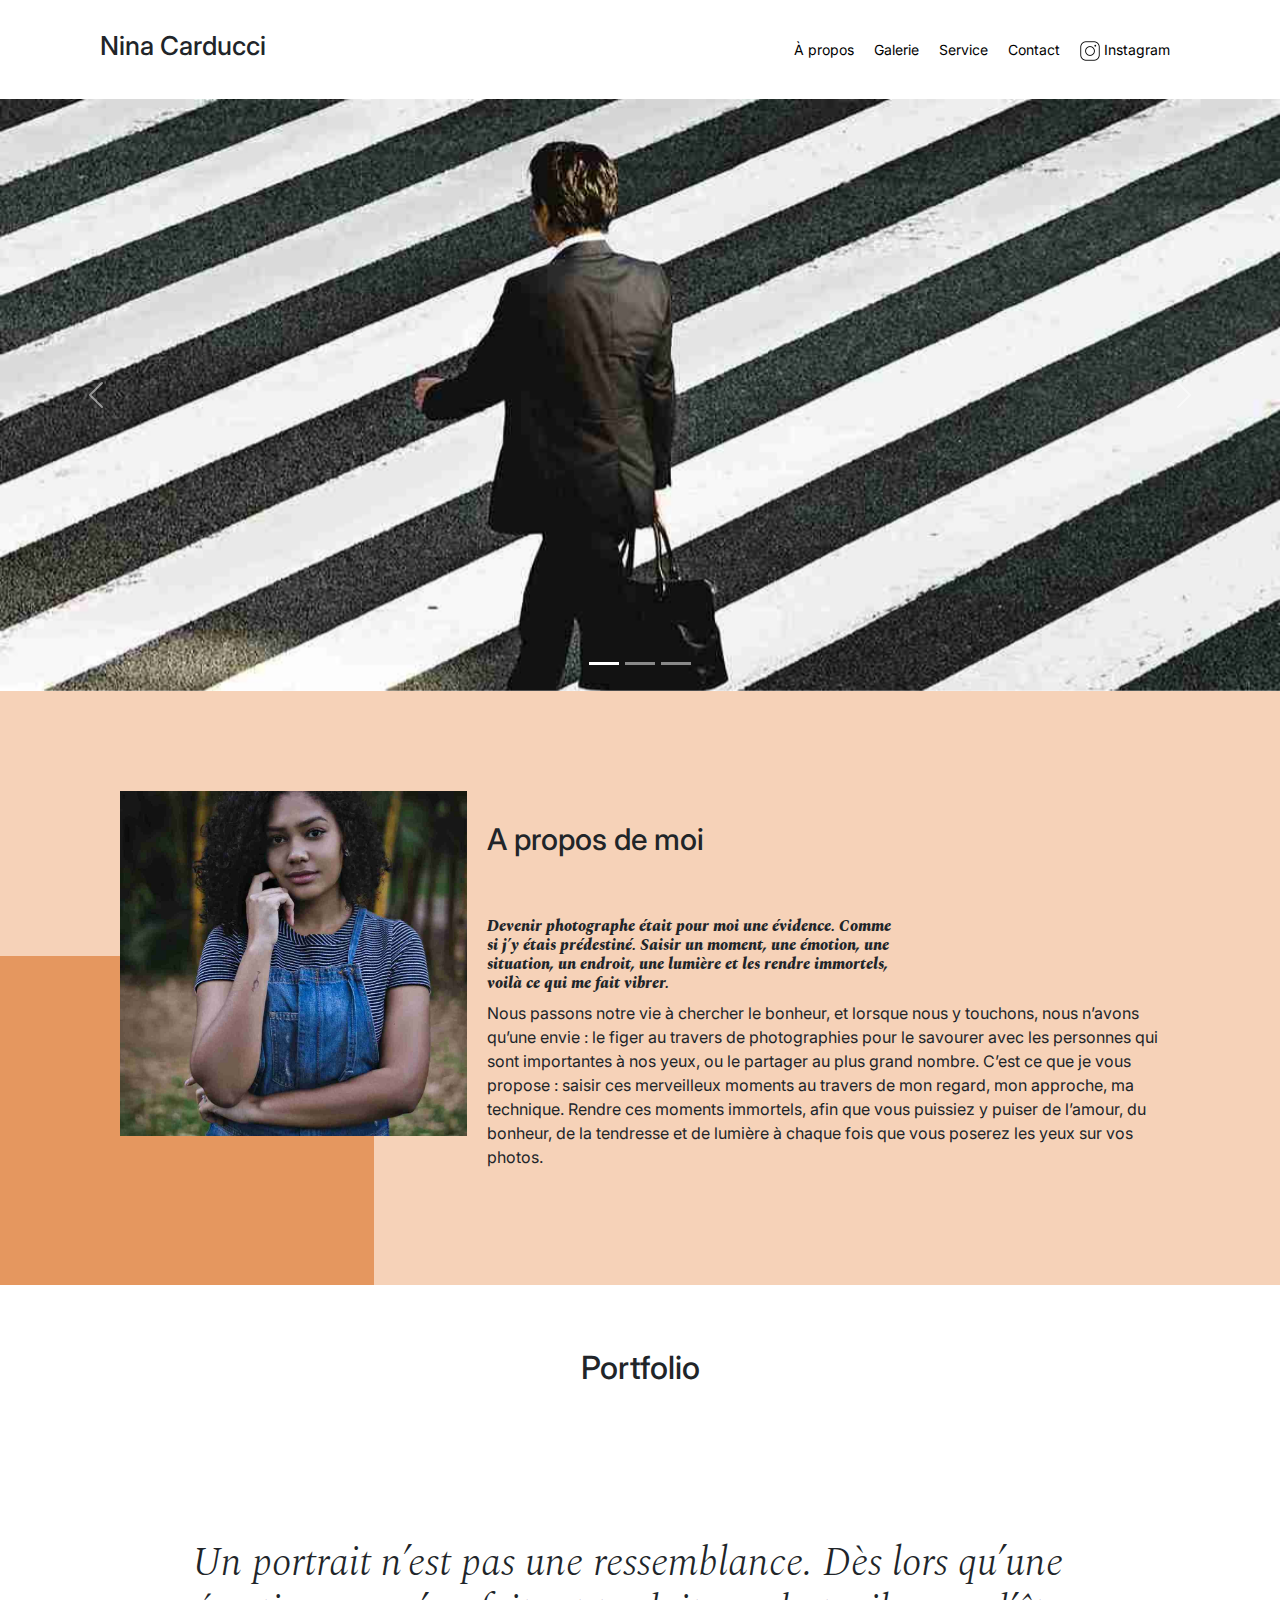
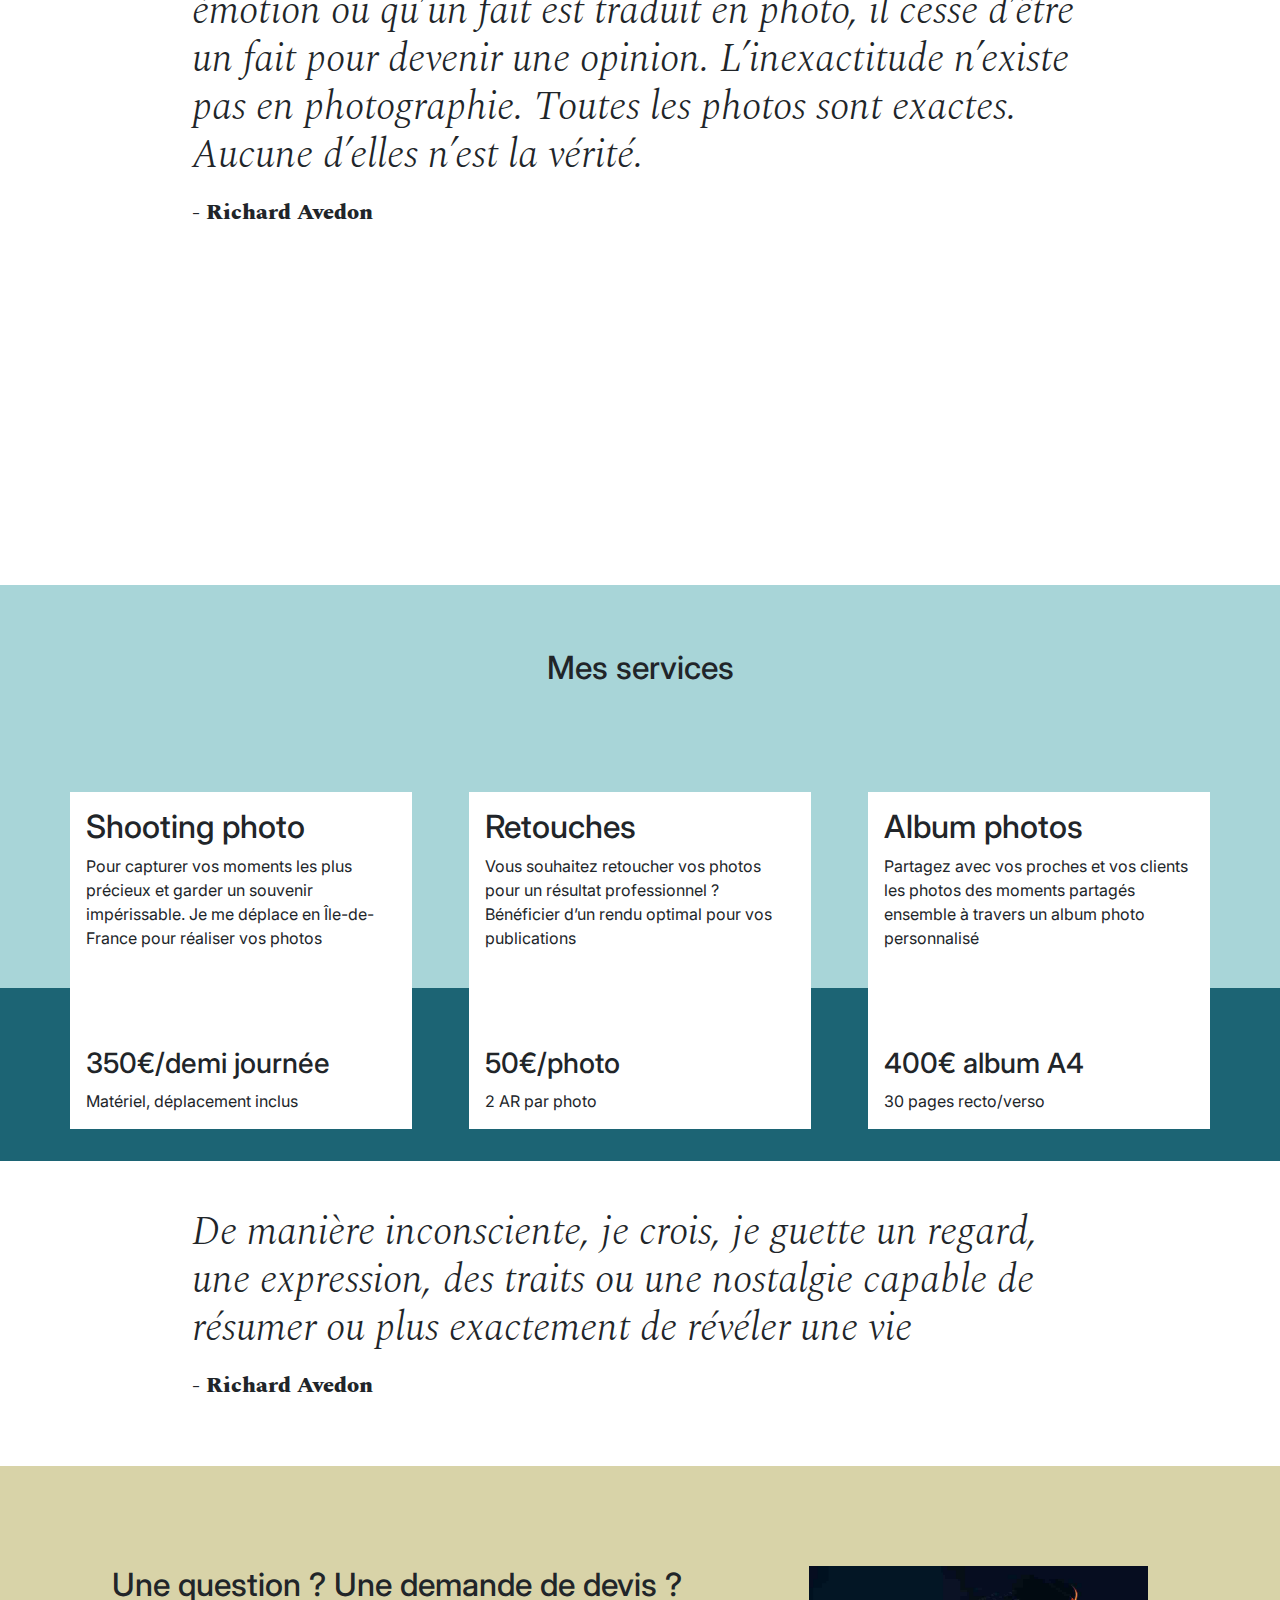
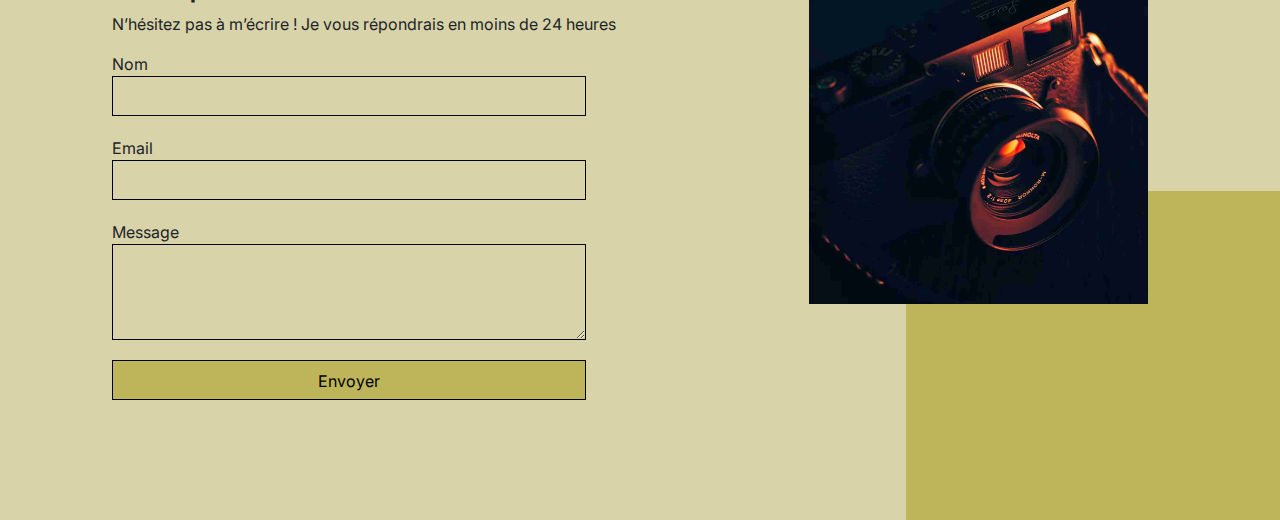
<file: index.html>
<!DOCTYPE html>
<html lang="fr">
<head>
	<meta name="viewport" content="width=device-width, initial-scale=1.0">
	<meta name="description" content="Site de la photographe Nina Carducci">
	<!-- Balises Open Graph pour Facebook -->
	<meta property="og:site_name" content="Nina Carducci" />
	<meta property="og:type" content="website" />
	<meta property="og:url" content="https://ninacarducci.github.io/" />
	<meta property="og:title" content="NinaCarducci - Photographe" />
	<meta property="og:description" content="Portfolio de la photographe Nina Carducci" />
	<meta property="og:image" content="https://ninacarducci.github.io/assets/images/nina.jpg" />
	<!-- Balises Twitter Cards -->
	<meta name="twitter:card" content="summary_large_image" />
	<meta name="twitter:site" content="@ninacarducci" />
	<meta name="twitter:title" content="NinaCarducci - Photographe" />
	<meta name="twitter:description" content="Portfolio de la photographe Nina Carducci" />
	<meta name="twitter:image" content="https://ninacarducci.github.io/assets/images/nina.jpg" />
	<meta name="twitter:url" content="https://ninacarducci.github.io/" />

	<title>Nina Carducci</title>
	<link rel="stylesheet" href="./assets/bootstrap/bootstrap.css">
	<link rel="stylesheet" href="./assets/style.css">
	<link rel="preconnect" href="https://fonts.googleapis.com">
	<link rel="preconnect" href="https://fonts.gstatic.com" crossorigin>
	<link href="https://fonts.googleapis.com/css2?family=Inter&family=Spectral:ital,wght@0,400;1,300;1,400;1,800&display=swap" rel="stylesheet">
	<meta charset="UTF-8">
	<script src="https://code.jquery.com/jquery-3.4.1.min.js" integrity="sha256-CSXorXvZcTkaix6Yvo6HppcZGetbYMGWSFlBw8HfCJo=" crossorigin="anonymous"></script>
	<script src="./assets/bootstrap/bootstrap.bundle.js"></script>
	<script src="./assets/maugallery.js"></script>
	<script src="./assets/scripts.js"></script>
	<script type="application/ld+json">
        {
			"@context": "https://schema.org",
			"@type": "LocalBusiness",
			"name": "Nina Carducci",
			"image": "./assets/images/nina.jpg",
			"address": {
				"@type": "PostalAddress",
				"streetAddress": "68 avenue Alsace-Lorraine",
				"addressLocality": "Bordeaux",
				"postalCode": "33200",
              	"adressRegion":"Nouvelle-Aquitaine",
				"addressCountry": "FR"
			},
			"telephone": "05 56 67 78 89",
			"openingHours": "Lundi-Vendredi 10:00-19:00"
		}
    </script>
</head>
<body>
<div class="top-header">
	<h2 class="name">Nina Carducci</h2>
	<div class="nav">   
		<ul>
			<li><a href="#about">À propos</a></li>
			<li><a href="#gallery">Galerie</a></li>
			<li><a href="#services">Service</a></li>
			<li><a href="#contact">Contact</a></li>
			<li><a class="social-link" href="https://www.instagram.com/ninacarducci.photo/?hl=fr" target="_blank"><img src="assets/images/instagram.png" alt="Lien vers instagram"> Instagram</a></li>
		</ul>
	</div>
</div>
<div id="header">

	<div id="carouselExampleIndicators" class="carousel slide" data-bs-ride="carousel">
		<div class="carousel-indicators">
			<button type="button" data-bs-target="#carouselExampleIndicators" data-bs-slide-to="0" class="active" aria-current="true" aria-label="Slide 1"></button>
			<button type="button" data-bs-target="#carouselExampleIndicators" data-bs-slide-to="1" aria-label="Slide 2"></button>
			<button type="button" data-bs-target="#carouselExampleIndicators" data-bs-slide-to="2" aria-label="Slide 3"></button>
		</div>
		<div class="carousel-inner">
			<div class="carousel-item active">
				<img src="./assets/images/slider/ryoji-iwata-wUZjnOv7t0g-unsplash.jpg" class="d-block w-100" alt="Image 1 carousel">
			</div>
			<div class="carousel-item">
				<img src="./assets/images/slider/nicholas-green-nPz8akkUmDI-unsplash.jpg" class="d-block w-100" alt="Image 2 carousel">
			</div>
			<div class="carousel-item">
				<img src="./assets/images/slider/edward-cisneros-3_h6-1NPDGw-unsplash.jpg" class="d-block w-100" alt="Image 3 carousel">
			</div>
		</div>
		<button class="carousel-control-prev" type="button" data-bs-target="#carouselExampleIndicators" data-bs-slide="prev">
			<span class="carousel-control-prev-icon" aria-hidden="true"></span>
			<span class="visually-hidden">Previous</span>
		</button>
		<button class="carousel-control-next" type="button" data-bs-target="#carouselExampleIndicators" data-bs-slide="next">
			<span class="carousel-control-next-icon" aria-hidden="true"></span>
			<span class="visually-hidden">Next</span>
		</button>
	</div>
</div>
<div id="about">
	<div class="picture left">
		<img src="./assets/images/nina.jpg" alt="Nina Carducci">
	</div>
	<div id="about-me">
		<h2 class="about-me__title">A propos de moi</h2>
		<h3 class="about-me__introduction">Devenir photographe était pour moi une évidence. Comme si j’y étais prédestiné. Saisir un moment, une émotion, une situation, un endroit, une lumière et les rendre immortels, voilà ce qui me fait vibrer.</h3>
		<p>Nous passons notre vie à chercher le bonheur, et lorsque nous y touchons, nous n’avons qu’une envie : le figer au travers de photographies pour le savourer avec les personnes qui sont importantes à nos yeux, ou le partager au plus grand nombre.
			C’est ce que je vous propose : saisir ces merveilleux moments au travers de mon regard, mon approche, ma technique. Rendre ces moments immortels, afin que vous puissiez y puiser de l’amour, du bonheur, de la tendresse et de lumière à chaque fois que vous poserez les yeux sur vos photos.</p>
	</div>
</div>
<div id="gallery">
	<h2 class="title">Portfolio</h2>
	<div class="container py-3">
		<div class="gallery" style="display: none">
			<img data-gallery-tag="Concert" class="gallery-item" src="./assets/images/gallery/concerts/aaron-paul-wnX-fXzB6Cw-unsplash.jpg" alt="photo gallerie"/>
			<img data-gallery-tag="Entreprises" class="gallery-item" src="./assets/images/gallery/entreprise/ali-morshedlou-WMD64tMfc4k-unsplash.jpg" alt="photo gallerie"/>
			<img data-gallery-tag="Entreprises" class="gallery-item" src="./assets/images/gallery/entreprise/jason-goodman-tHO1_OuKbg0-unsplash.jpg" alt="photo gallerie"/>
			<img data-gallery-tag="Mariages" class="gallery-item" src="./assets/images/gallery/mariage/hannah-busing-RvF2R_qMpRk-unsplash.jpg" alt="photo gallerie"/>
			<img data-gallery-tag="Portrait" class="gallery-item" src="./assets/images/gallery/portraits/ade-tunji-rVkhWWZFAtQ-unsplash.jpg" alt="photo gallerie"/>
			<img data-gallery-tag="Mariages" class="gallery-item" src="./assets/images/gallery/mariage/jakob-owens-SiniLJkXhMc-unsplash.jpg" alt="photo gallerie"/>
			<img data-gallery-tag="Portrait" class="gallery-item" src="./assets/images/gallery/portraits/nino-van-prattenburg--443cl1uR_8-unsplash.jpg" alt="photo gallerie"/>
			<img data-gallery-tag="Concert" class="gallery-item" src="./assets/images/gallery/concerts/austin-neill-hgO1wFPXl3I-unsplash.jpg" alt="photo gallerie"/>
			<img data-gallery-tag="Entreprises" class="gallery-item" src="./assets/images/gallery/entreprise/mateus-campos-felipe-Fsgzm8N0hIY-unsplash.jpg" alt="photo gallerie"/>
		</div>
	</div>
	<div class="quote">
		<figure>
			<blockquote>
				<h1 class="quote__text">Un portrait n’est pas une ressemblance. Dès lors qu’une émotion ou qu’un fait est traduit en photo, il cesse d’être un fait pour devenir une opinion. L’inexactitude n’existe pas en photographie. Toutes les photos sont exactes. Aucune d’elles n’est la vérité.</h1>
			</blockquote>
			<figcaption class="quote__author">- Richard Avedon</figcaption>
		</figure>
	</div>
</div>
<div id="services">
	<h2 class="title">Mes services</h2>
	<div class="container">
		<div class="service">
			<div class="service__description">
				<h2>Shooting photo</h2>
				<p>Pour capturer vos moments les plus précieux et garder un souvenir impérissable. Je me déplace en Île-de-France pour réaliser vos photos</p>
			</div>
			<div class="service__price">
				<h3>350€/demi journée</h3>
				<span>Matériel, déplacement inclus</span>
			</div>

		</div>
		<div class="service">
			<div class="service__description">
				<h2>Retouches</h2>
				<p>Vous souhaitez retoucher vos photos pour un résultat professionnel ? Bénéficier d’un rendu optimal pour vos publications</p>
			</div>
			<div class="service__price">
				<h3>50€/photo</h3>
				<span>2 AR par photo</span>
			</div>
		</div>
		<div class="service">
			<div class="service__description">
				<h2>Album photos</h2>
				<p>Partagez avec vos proches et vos clients les photos des moments partagés ensemble à travers un album photo personnalisé</p>
			</div>
			<div class="service__price">
				<h3>400€ album A4</h3>
				<span>30 pages recto/verso</span>
			</div>
		</div>
	</div>
</div>
<div class="quote">
	<figure>
		<blockquote>
			<h1 class="quote__text">De manière inconsciente, je crois, je guette un regard, une expression, des traits ou une nostalgie capable de résumer ou plus exactement de révéler une vie</h1>
		</blockquote>
		<figcaption class="quote__author">- Richard Avedon</figcaption>
	</figure>
</div>
<div id="contact">
	<div class="container">
		<div class="form-container">
			<h2>Une question ? Une demande de devis ?</h2>
			<p> N’hésitez pas à m’écrire ! Je vous répondrais en moins de 24 heures</p>
			<form action="" method="post">
				<label for="nom">Nom</label>
				<input type="text" name="nom" id="nom">
				<label for="email">Email</label>
				<input type="email" name="email" id="email">
				<label for="message">Message</label>
				<textarea name="message" id="message" cols="30" rows="10"></textarea>
				<input type="submit" value="Envoyer"/>
			</form>
		</div>
		<div class="picture right">
			<img src="./assets/images/camera.jpg" alt="Camera">
		</div>
	</div>
</div>
</body>
</html>
</file>
<file: assets/style.css>
body {
	max-width: 1920px;
	margin: auto;
}
* {
	font-family: 'Inter';
	font-style: normal;
}
.top-header {
	background-color: white;
	position: sticky;
	top:0;
	z-index: 1000;
	display: flex;
	justify-content: space-between;
	padding-inline: 100px;
	padding-block: 30px;
	align-items: center;
}

.top-header .name {
	font-size: 26px;
}

.nav ul {
	display: flex;
	list-style-type: none;
	font-size: 14px;
	margin-bottom: 0;
}

.nav li {
	padding-inline: 10px;
}

.nav a {
	text-decoration: none;
	color: #000
}

.social-link img {
	width: 20px;
}

#about {
	display: flex;
	background-color: #F6D2B8;
	padding-inline: 100px;
	padding-block: 100px;
	position: relative;
}

.picture.left::before {
	content: ' ';
	background-color: #E5975F;
	width: 374px;
	height: 329px;
	position: absolute;
	bottom: 0;
	left: 0;
	z-index: -1;
}

.picture {
	flex: 1;
	margin: 0 20px;
	z-index: 0;
}

.picture img {
	width: 100%;

}
#about-me {
	flex: 2
}
.about-me__title {
	margin-top: 1em;
	margin-bottom: 60px;
	font-size: 30px;
}
.about-me__introduction {
	font-family: 'Spectral';
	font-weight: 800;
	font-style: italic;
	width: 60%;
}
#about-me h3 {
	width: 60%;
	font-size: 16px;
}

#gallery {
	min-height: 100vh;
}
.title{
	text-align: center;
	padding-block: 2em;
}
.gallery .nav {
	justify-content: center;
}
.nav-pills .nav-link.active, .nav-pills .show > .nav-link {
	color: black;
	background-color: #BEB45A;
	border-radius:0 ;
}
.nav-pills .nav-link {
	color: #000
}
.item-column {
	position: relative;
	margin-bottom: 0 !important;
	padding: 0;
}
.item-column::after{
	content: "";
	display: block;
	padding-bottom: 100%;

}
.gallery-item {
	position: absolute;
	width: 100%;
	height: 100%;
	object-fit: cover;
	padding: .5em;
}
.mg-prev, .mg-next {
	width: 30px;
	height: 30px;
	border-radius: 00%;
	justify-content: center;
	align-items: center;
	display: flex;
	font-size: 24px;
}

.quote {
	font-family: 'Spectral';
	font-style: italic;
	width: 70%;
	margin: auto;
	padding-block: 3em;
}
.quote__text {
	font-family: Spectral;
	font-style: italic;
	font-weight: 300;

}
.quote__author {
	font-family: Spectral;
	font-weight: 800;
	font-size: 22px;
}

#services {
	margin: auto;
	background-color: #A8D5D8 ;
	position: relative;
}
#services .container::before{
	content: ' ';
	background-color: #1C6474;
	position: absolute;
	width: 100%;
	height: 30%;
	bottom: 0;
	left: 0;
	z-index: 0;
}

#services .container {
	justify-content: space-between;
	display: flex;
	padding : 2em 0;

}

.service {
	background-color: white;
	max-width: 390px;
	width: 30%;
	height: 337px;
	padding: 1em;
	display: flex;
	flex-direction: column;
	justify-content: space-between;
	z-index: 1;
}

#contact {
	margin: auto;
	background-color: #D8D3A8 ;
	position: relative;
	padding-inline: 100px;
	padding-block: 100px;
}

#contact .container {
	display: flex;
}
.picture.right::before {
	content: ' ';
	background-color: #BEB45A;
	width: 374px;
	height: 329px;
	position: absolute;
	bottom: 0;
	right: 0;
	z-index: -1;
}
.form-container {
	flex : 2;

}
form {
	display: flex;
	flex-direction: column;
	width: 70%;
	align-items: flex-start;
}

form input {
	width: 100%;
	background-color: transparent;
	border: solid 1px;
	height: 2.5em;
	margin-bottom: 20px;
}

form textarea {
	width: 100%;
	background-color: transparent;
	border: solid 1px;
	height: 5em;
	line-height: 2.5em;
	font-size: 1.2em;
	margin-bottom: 20px;
}
input[type="submit"] {
	background-color: #BEB45A;
	padding: .5em 1em
}

@media all and (max-width: 1180px) {
	.picture {
		flex : 2;
	}
	#about, #contact .container {
		align-items: center;
	}
	.about-me__title {
		margin-top: 0;
		margin-bottom: 1em;
	}
	#about-me h4, #about-me p {
		width: 100%;
	}
}

@media all and (max-width: 1000px) {
	#about{
		flex-direction: column;

	}
	.picture {
		width: 50%;
	}
	.picture.left::before {
		width: 100%;
		height: 30%;
		position: absolute;
		bottom: auto;
		top: 0;
		left: 0;
		z-index: -1;
	}
	.about-me__title{
		text-align: center;
		margin-top: 1em;
	}
	#services .container {
		flex-direction: column;
	}
	.service {
		width: 100%;
		max-width: 100%;
		height: auto;
		margin: 2em 0
	}
	.service__description{
		margin-bottom: 1em;
	}

	#services .container::before{
		width: 30%;
		height: 100%;
		bottom: 0;
		right: 0;
		left: auto;
		z-index: 0;
	}

	#contact .container {
		flex-direction: column;
	}
	#contact .picture.right {
		margin-top: 1em;
	}
	.picture.right::before {
		width: 100%;
		height: 30%;
		position: absolute;
		bottom: 0;
		right: 0;
		z-index: -1;
	}
}

@media all and (max-width: 650px) {
	.top-header {
		flex-direction: column;
		padding-inline: 0;
	}
	.top-header .nav, .top-header .nav ul {
		width: 100%;
		padding: 0 0 0 0;
	}
	.top-header .nav li {
		flex: 1;
		padding-block: 1em;
		text-align: center;
	}
	.picture.left::before, .picture.right::before {
		height: 150px;
	}
	#services .container {
		align-items: center;
	}
	.service {
		max-width: 90%;
	}
	#about, #contact {
		padding-inline: 2em;
		padding-block: 2em;
	}
	form {
		width: 100%;
	}
	.picture {
		width: 80%;
	}
}
</file>
